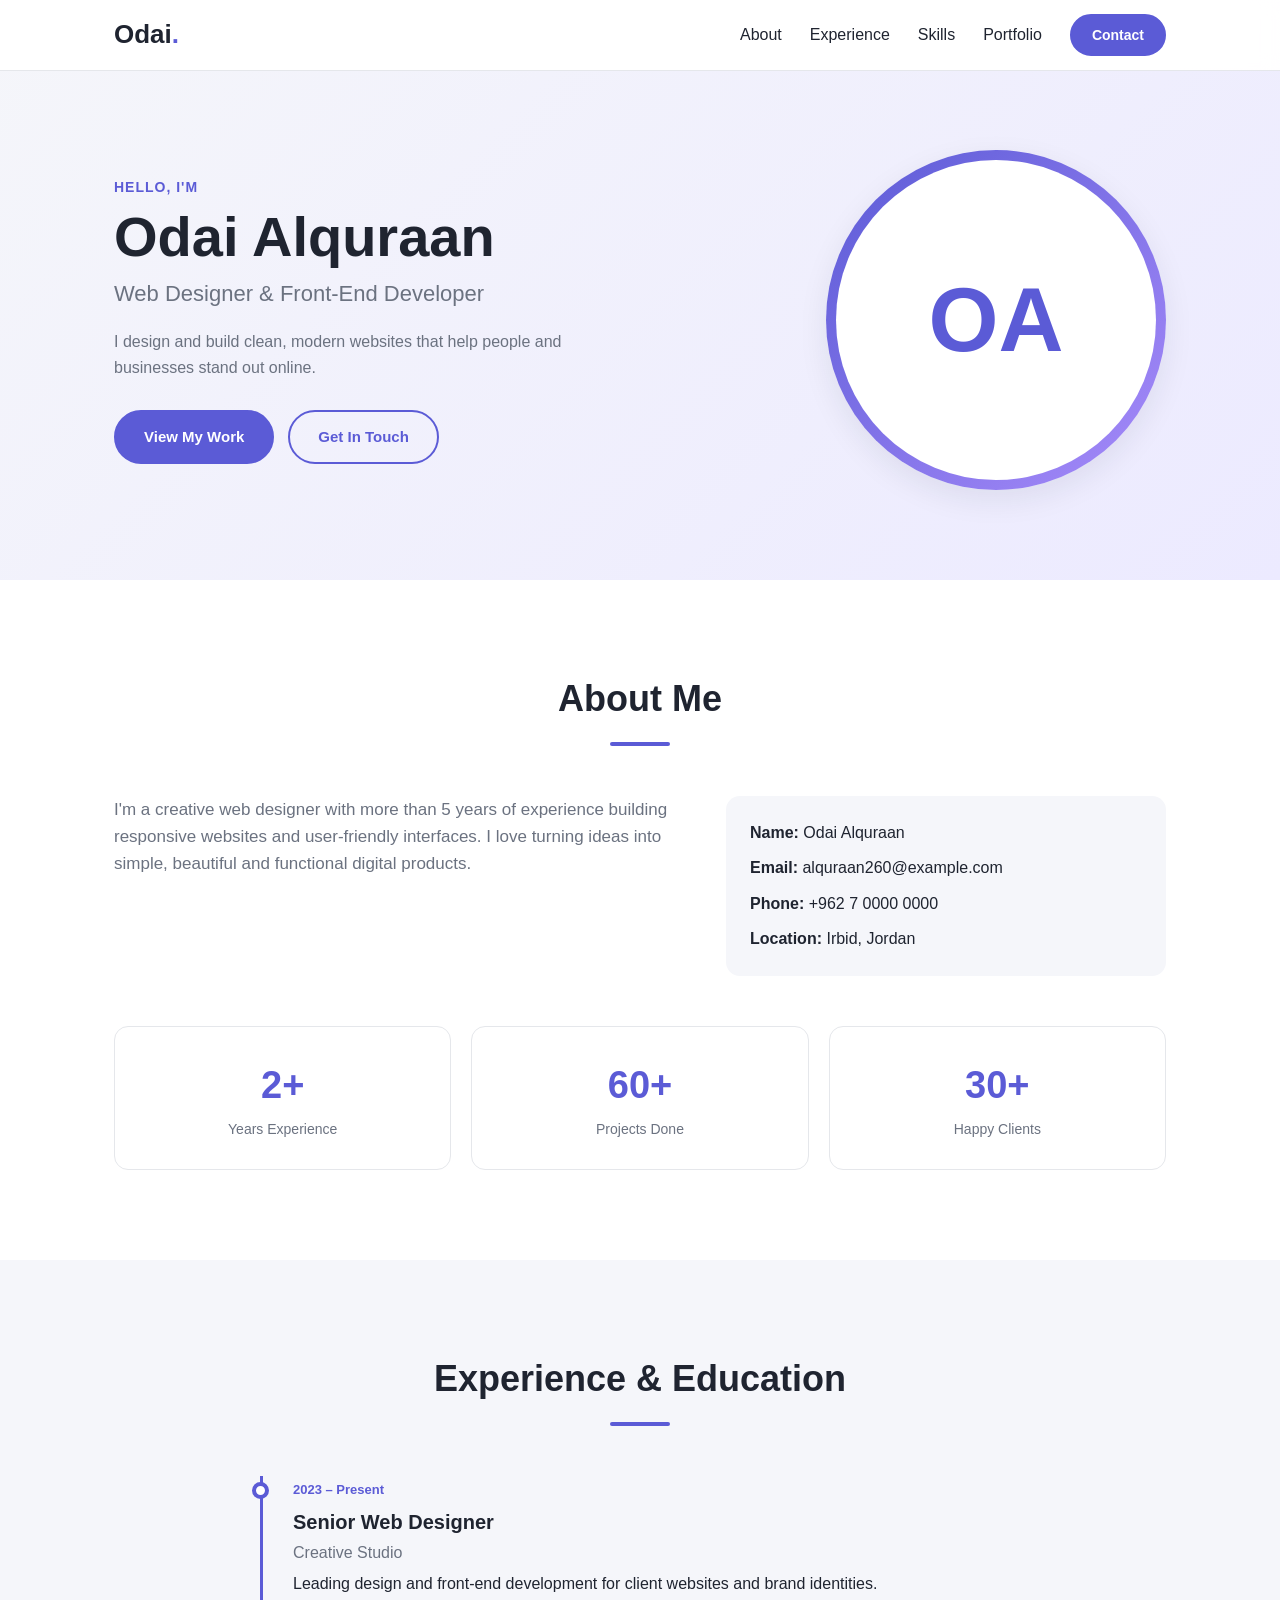
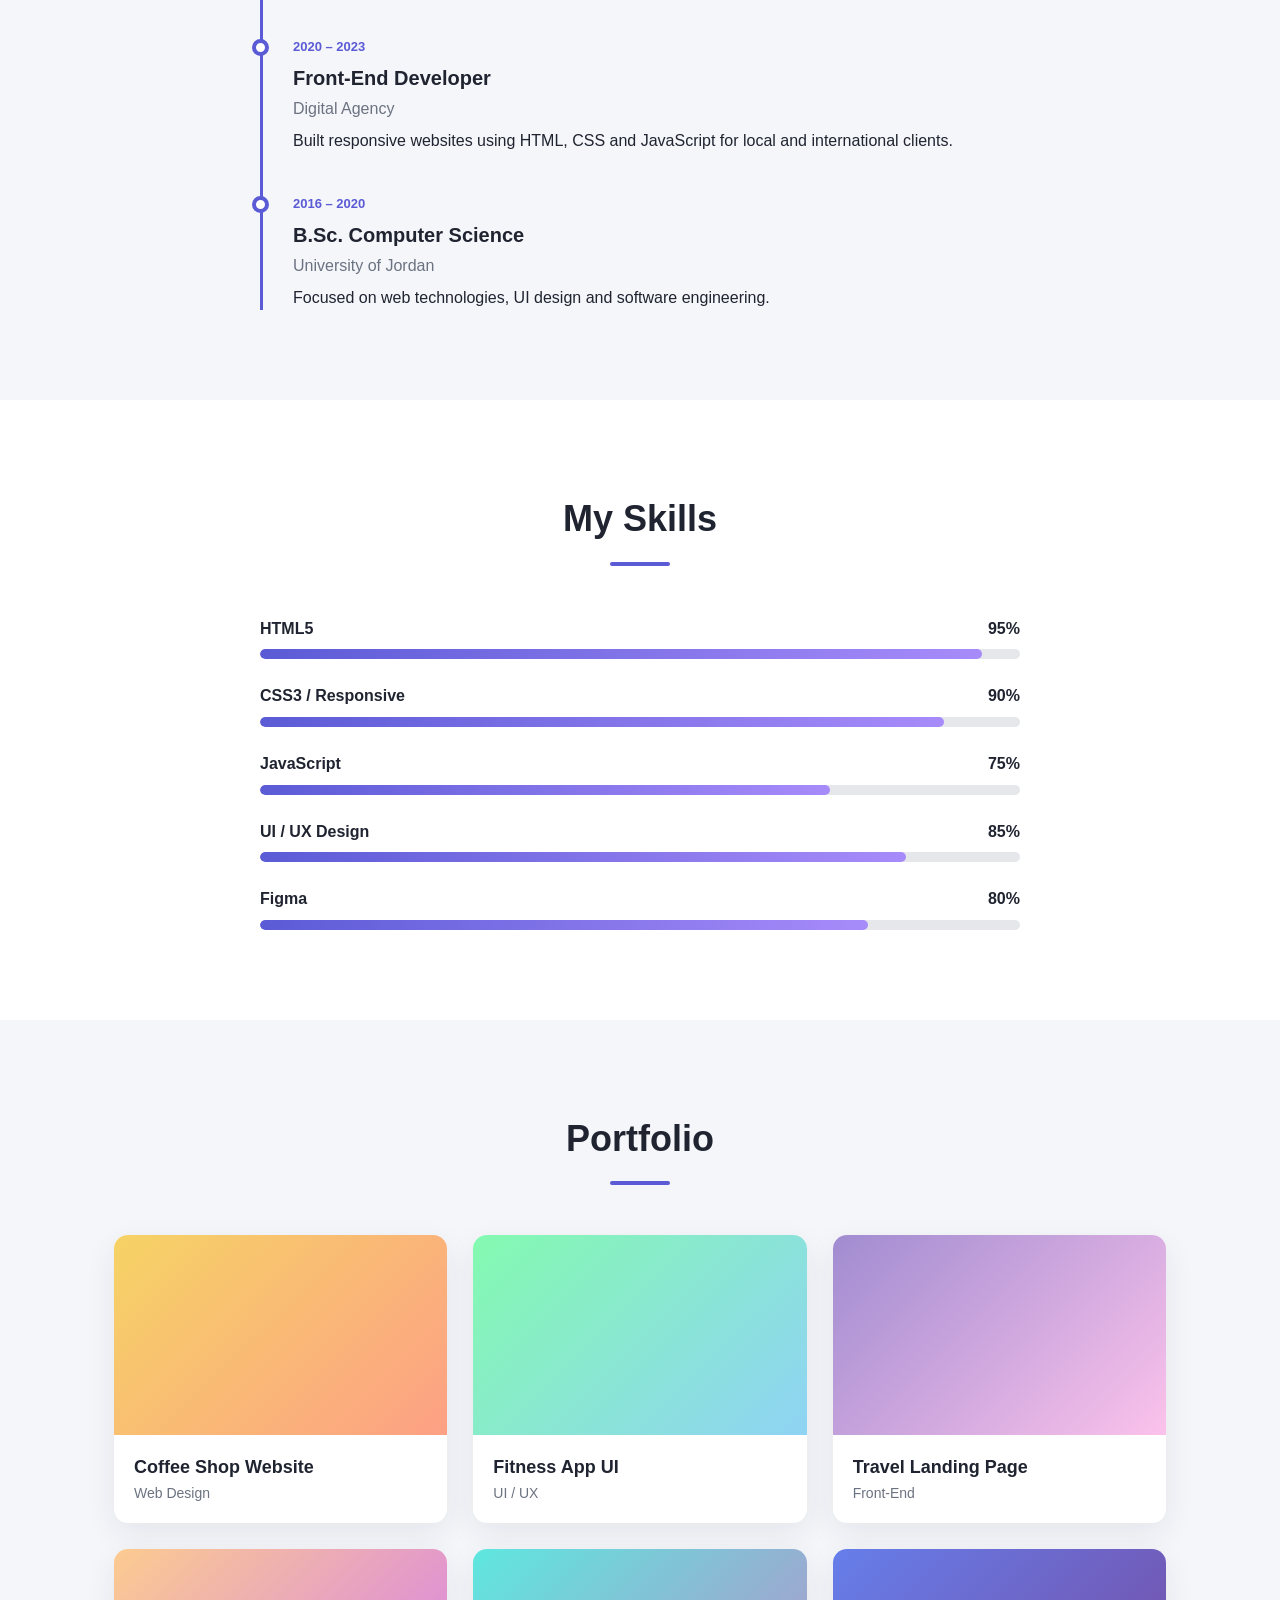
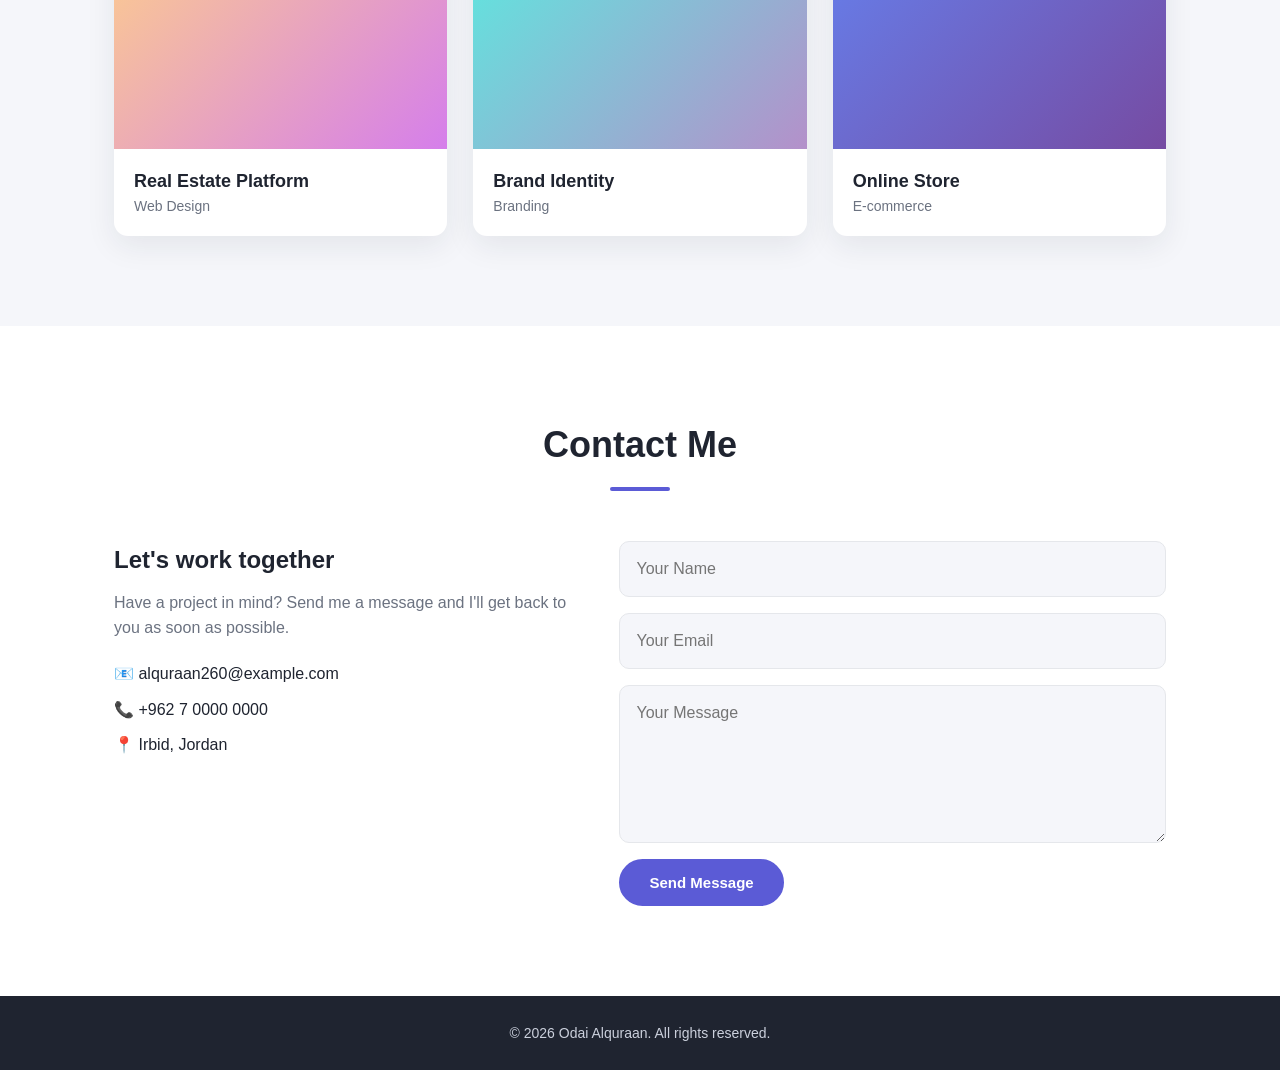
<file: index.html>
<!DOCTYPE html>
<html lang="en">
<head>
  <meta charset="UTF-8">
  <meta name="viewport" content="width=device-width, initial-scale=1.0">
  <title>Odai Alquraan | Portfolio</title>
  <link rel="stylesheet" href="style.css">
</head>
<body>

  <header class="header">
    <div class="container header__inner">
      <a href="#home" class="logo">Odai<span>.</span></a>

      <input type="checkbox" id="menu-toggle" class="menu-toggle">
      <label for="menu-toggle" class="burger" aria-label="Toggle menu">
        <span></span><span></span><span></span>
      </label>

      <nav class="nav">
        <a href="#about">About</a>
        <a href="#experience">Experience</a>
        <a href="#skills">Skills</a>
        <a href="#portfolio">Portfolio</a>
        <a href="#contact" class="btn btn--small">Contact</a>
      </nav>
    </div>
  </header>

  <main>
    <section class="hero" id="home">
      <div class="container hero__inner">
        <div class="hero__text">
          <p class="eyebrow">Hello, I'm</p>
          <h1>Odai Alquraan</h1>
          <h2>Web Designer &amp; Front-End Developer</h2>
          <p class="hero__desc">I design and build clean, modern websites that help people and businesses stand out online.</p>
          <div class="hero__buttons">
            <a href="#portfolio" class="btn">View My Work</a>
            <a href="#contact" class="btn btn--outline">Get In Touch</a>
          </div>
        </div>
        <div class="hero__photo">
          <div class="photo-frame">
            <div class="avatar">OA</div>
          </div>
        </div>
      </div>
    </section>

    <section class="section" id="about">
      <div class="container">
        <h2 class="section__title">About Me</h2>
        <div class="about">
          <p>
            I'm a creative web designer with more than 5 years of experience building
            responsive websites and user-friendly interfaces. I love turning ideas into
            simple, beautiful and functional digital products.
          </p>
          <ul class="about__info">
            <li><strong>Name:</strong> Odai Alquraan</li>
            <li><strong>Email:</strong> alquraan260@example.com</li>
            <li><strong>Phone:</strong> +962 7 0000 0000</li>
            <li><strong>Location:</strong> Irbid, Jordan</li>
          </ul>
        </div>
        <div class="stats">
          <div class="stat"><b>2+</b><span>Years Experience</span></div>
          <div class="stat"><b>60+</b><span>Projects Done</span></div>
          <div class="stat"><b>30+</b><span>Happy Clients</span></div>
        </div>
      </div>
    </section>

    <section class="section section--alt" id="experience">
      <div class="container">
        <h2 class="section__title">Experience &amp; Education</h2>
        <div class="timeline">
          <div class="timeline__item">
            <span class="timeline__date">2023 – Present</span>
            <h3>Senior Web Designer</h3>
            <p class="timeline__place">Creative Studio</p>
            <p>Leading design and front-end development for client websites and brand identities.</p>
          </div>
          <div class="timeline__item">
            <span class="timeline__date">2020 – 2023</span>
            <h3>Front-End Developer</h3>
            <p class="timeline__place">Digital Agency</p>
            <p>Built responsive websites using HTML, CSS and JavaScript for local and international clients.</p>
          </div>
          <div class="timeline__item">
            <span class="timeline__date">2016 – 2020</span>
            <h3>B.Sc. Computer Science</h3>
            <p class="timeline__place">University of Jordan</p>
            <p>Focused on web technologies, UI design and software engineering.</p>
          </div>
        </div>
      </div>
    </section>

    <section class="section" id="skills">
      <div class="container">
        <h2 class="section__title">My Skills</h2>
        <div class="skills">
          <div class="skill">
            <div class="skill__head"><span>HTML5</span><span>95%</span></div>
            <div class="skill__bar"><i style="width:95%"></i></div>
          </div>
          <div class="skill">
            <div class="skill__head"><span>CSS3 / Responsive</span><span>90%</span></div>
            <div class="skill__bar"><i style="width:90%"></i></div>
          </div>
          <div class="skill">
            <div class="skill__head"><span>JavaScript</span><span>75%</span></div>
            <div class="skill__bar"><i style="width:75%"></i></div>
          </div>
          <div class="skill">
            <div class="skill__head"><span>UI / UX Design</span><span>85%</span></div>
            <div class="skill__bar"><i style="width:85%"></i></div>
          </div>
          <div class="skill">
            <div class="skill__head"><span>Figma</span><span>80%</span></div>
            <div class="skill__bar"><i style="width:80%"></i></div>
          </div>
        </div>
      </div>
    </section>

    <section class="section section--alt" id="portfolio">
      <div class="container">
        <h2 class="section__title">Portfolio</h2>
        <div class="grid">
          <article class="card">
            <div class="card__img g1"></div>
            <div class="card__body"><h3>Coffee Shop Website</h3><p>Web Design</p></div>
          </article>
          <article class="card">
            <div class="card__img g2"></div>
            <div class="card__body"><h3>Fitness App UI</h3><p>UI / UX</p></div>
          </article>
          <article class="card">
            <div class="card__img g3"></div>
            <div class="card__body"><h3>Travel Landing Page</h3><p>Front-End</p></div>
          </article>
          <article class="card">
            <div class="card__img g4"></div>
            <div class="card__body"><h3>Real Estate Platform</h3><p>Web Design</p></div>
          </article>
          <article class="card">
            <div class="card__img g5"></div>
            <div class="card__body"><h3>Brand Identity</h3><p>Branding</p></div>
          </article>
          <article class="card">
            <div class="card__img g6"></div>
            <div class="card__body"><h3>Online Store</h3><p>E-commerce</p></div>
          </article>
        </div>
      </div>
    </section>

    <section class="section" id="contact">
      <div class="container">
        <h2 class="section__title">Contact Me</h2>
        <div class="contact">
          <div class="contact__info">
            <h3>Let's work together</h3>
            <p>Have a project in mind? Send me a message and I'll get back to you as soon as possible.</p>
            <ul>
              <li>📧 alquraan260@example.com</li>
              <li>📞 +962 7 0000 0000</li>
              <li>📍 Irbid, Jordan</li>
            </ul>
          </div>
          <form class="form" action="#" method="post">
            <input type="text" placeholder="Your Name" required>
            <input type="email" placeholder="Your Email" required>
            <textarea rows="5" placeholder="Your Message" required></textarea>
            <button type="submit" class="btn">Send Message</button>
          </form>
        </div>
      </div>
    </section>
  </main>

  <footer class="footer">
    <div class="container">
      <p>© 2026 Odai Alquraan. All rights reserved.</p>
    </div>
  </footer>

</body>
</html>
</file>
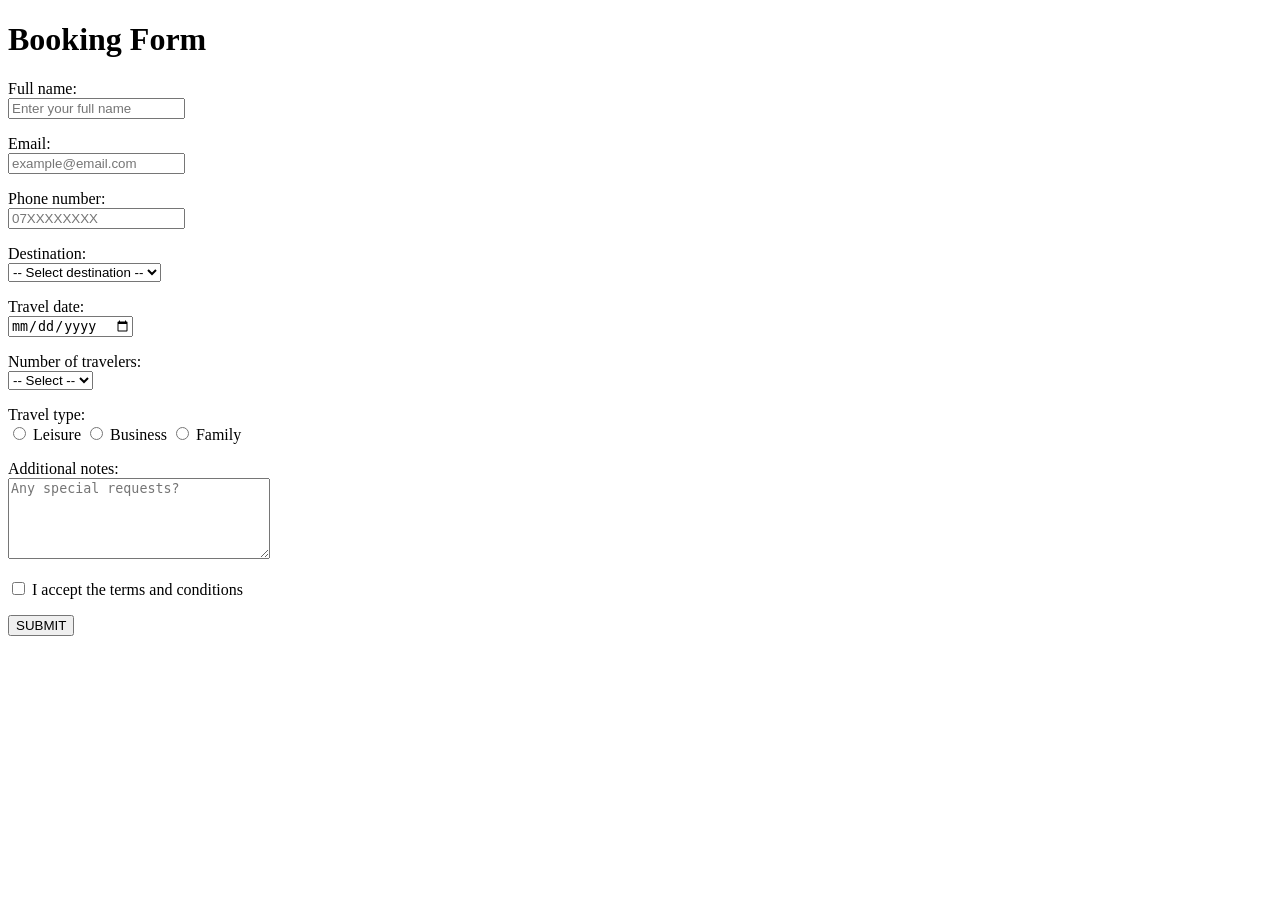
<file: Booking form.html>
<!DOCTYPE html>
<html lang="en">
<head>
<meta charset="UTF-8">
<title>Booking Form</title>
</head>
<body>

<h1>Booking Form</h1>

<form action="#" method="post">

    <p>
        <label for="fullname">Full name:</label><br>
        <input type="text" id="fullname" name="fullname" placeholder="Enter your full name" required>
    </p>

    <p>
        <label for="email">Email:</label><br>
        <input type="email" id="email" name="email" placeholder="example@email.com" required>
    </p>

    <p>
        <label for="phone">Phone number:</label><br>
        <input type="tel" id="phone" name="phone" placeholder="07XXXXXXXX" required>
    </p>

    <p>
        <label for="destination">Destination:</label><br>
        <select id="destination" name="destination" required>
            <option value="">-- Select destination --</option>
            <option value="paris">Paris</option>
            <option value="dubai">Dubai</option>
            <option value="istanbul">Istanbul</option>
            <option value="london">London</option>
            <option value="tokyo">Tokyo</option>
        </select>
    </p>

    <p>
        <label for="date">Travel date:</label><br>
        <input type="date" id="date" name="date" required>
    </p>

    <p>
        <label for="travelers">Number of travelers:</label><br>
        <select id="travelers" name="travelers" required>
            <option value="">-- Select --</option>
            <option value="1">1</option>
            <option value="2">2</option>
            <option value="3">3</option>
            <option value="4">4</option>
            <option value="5+">5 or more</option>
        </select>
    </p>

    <p>
        Travel type:<br>
        <input type="radio" id="leisure" name="traveltype" value="leisure" required>
        <label for="leisure">Leisure</label>

        <input type="radio" id="business" name="traveltype" value="business">
        <label for="business">Business</label>

        <input type="radio" id="family" name="traveltype" value="family">
        <label for="family">Family</label>
    </p>

    <p>
        <label for="notes">Additional notes:</label><br>
        <textarea id="notes" name="notes" rows="5" cols="30" placeholder="Any special requests?"></textarea>
    </p>

    <p>
        <input type="checkbox" id="terms" name="terms" required>
        <label for="terms">I accept the terms and conditions</label>
    </p>

    <p>
        <button type="submit">SUBMIT</button>
    </p>

</form>

</body>
</html>
</file>
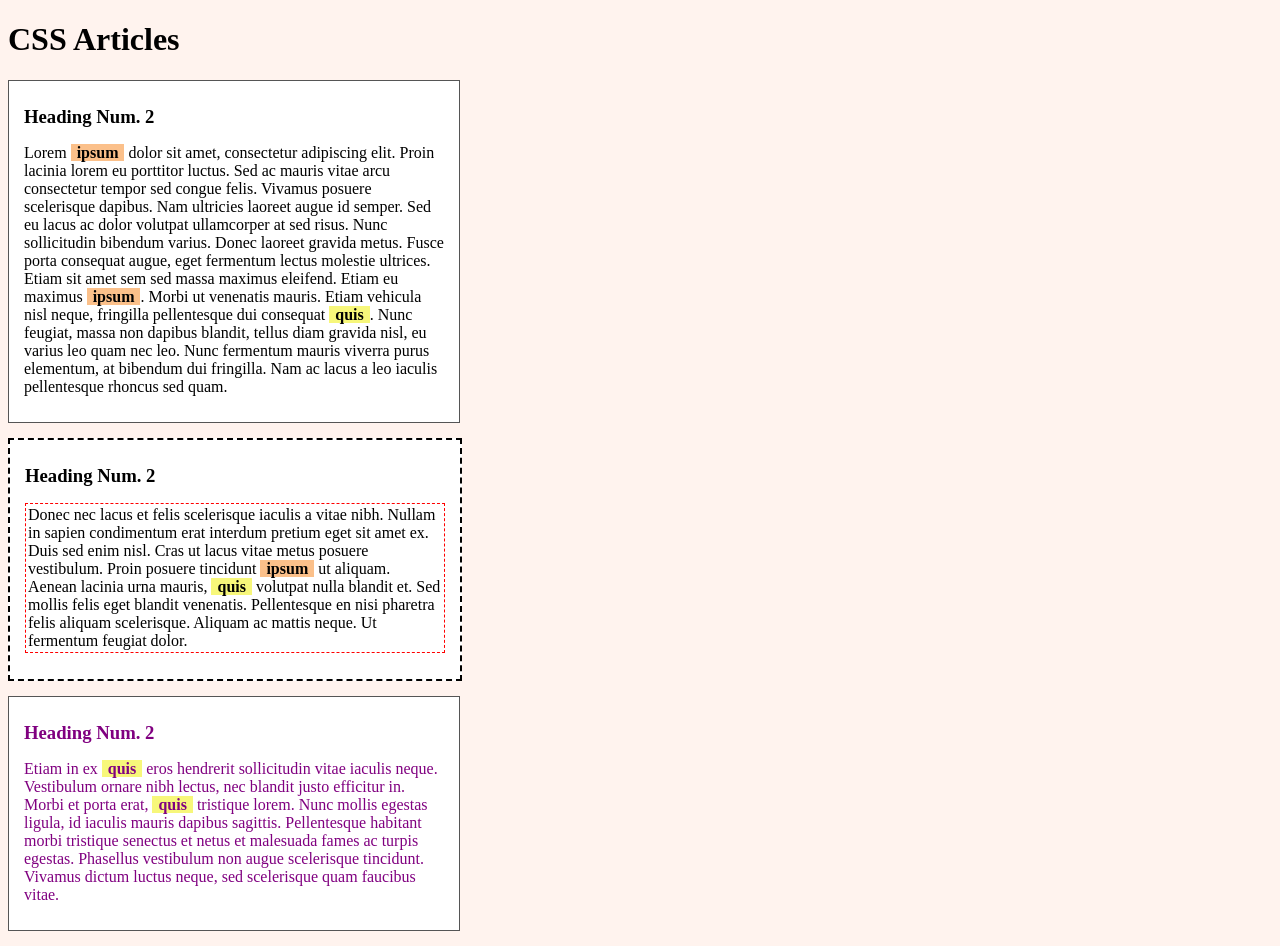
<file: Css articles.html>
<!DOCTYPE html>
<html lang="en">
<head>
<meta charset="UTF-8">
<title>Css articles</title>
<style>
    body {
        background-color: #fff3ee;
        font-family: "Times New Roman", serif;
    }

    article {
        width: 420px;
        border: 1px solid #555;
        padding: 10px 15px;
        margin-bottom: 15px;
        background-color: #fff;
    }

    article h3 {
        margin: 15px 0;
    }

    .orange {
        background-color: #fbc08a;
        font-weight: bold;
        padding: 0 6px;
    }

    .yellow {
        background-color: #f7f77a;
        font-weight: bold;
        padding: 0 6px;
    }

    .dashed-box {
        border: 2px dashed black;
    }

    .dashed-box p {
        border: 1px dashed red;
        padding: 2px;
    }

    .purple {
        color: purple;
    }
</style>
</head>
<body>

<h1>CSS Articles</h1>

<article>
    <h3>Heading Num. 2</h3>
    <p>
        Lorem <span class="orange">ipsum</span> dolor sit amet, consectetur adipiscing elit.
        Proin lacinia lorem eu porttitor luctus. Sed ac mauris vitae arcu consectetur tempor
        sed congue felis. Vivamus posuere scelerisque dapibus. Nam ultricies laoreet augue id
        semper. Sed eu lacus ac dolor volutpat ullamcorper at sed risus. Nunc sollicitudin
        bibendum varius. Donec laoreet gravida metus. Fusce porta consequat augue, eget
        fermentum lectus molestie ultrices. Etiam sit amet sem sed massa maximus eleifend.
        Etiam eu maximus <span class="orange">ipsum</span>. Morbi ut venenatis mauris. Etiam
        vehicula nisl neque, fringilla pellentesque dui consequat <span class="yellow">quis</span>.
        Nunc feugiat, massa non dapibus blandit, tellus diam gravida nisl, eu varius leo quam
        nec leo. Nunc fermentum mauris viverra purus elementum, at bibendum dui fringilla.
        Nam ac lacus a leo iaculis pellentesque rhoncus sed quam.
    </p>
</article>

<article class="dashed-box">
    <h3>Heading Num. 2</h3>
    <p>
        Donec nec lacus et felis scelerisque iaculis a vitae nibh. Nullam in sapien condimentum
        erat interdum pretium eget sit amet ex. Duis sed enim nisl. Cras ut lacus vitae metus
        posuere vestibulum. Proin posuere tincidunt <span class="orange">ipsum</span> ut aliquam.
        Aenean lacinia urna mauris, <span class="yellow">quis</span> volutpat nulla blandit et.
        Sed mollis felis eget blandit venenatis. Pellentesque en nisi pharetra felis aliquam
        scelerisque. Aliquam ac mattis neque. Ut fermentum feugiat dolor.
    </p>
</article>

<article class="purple">
    <h3>Heading Num. 2</h3>
    <p>
        Etiam in ex <span class="yellow">quis</span> eros hendrerit sollicitudin vitae iaculis
        neque. Vestibulum ornare nibh lectus, nec blandit justo efficitur in. Morbi et porta
        erat, <span class="yellow">quis</span> tristique lorem. Nunc mollis egestas ligula, id
        iaculis mauris dapibus sagittis. Pellentesque habitant morbi tristique senectus et netus
        et malesuada fames ac turpis egestas. Phasellus vestibulum non augue scelerisque
        tincidunt. Vivamus dictum luctus neque, sed scelerisque quam faucibus vitae.
    </p>
</article>

</body>
</html>
</file>
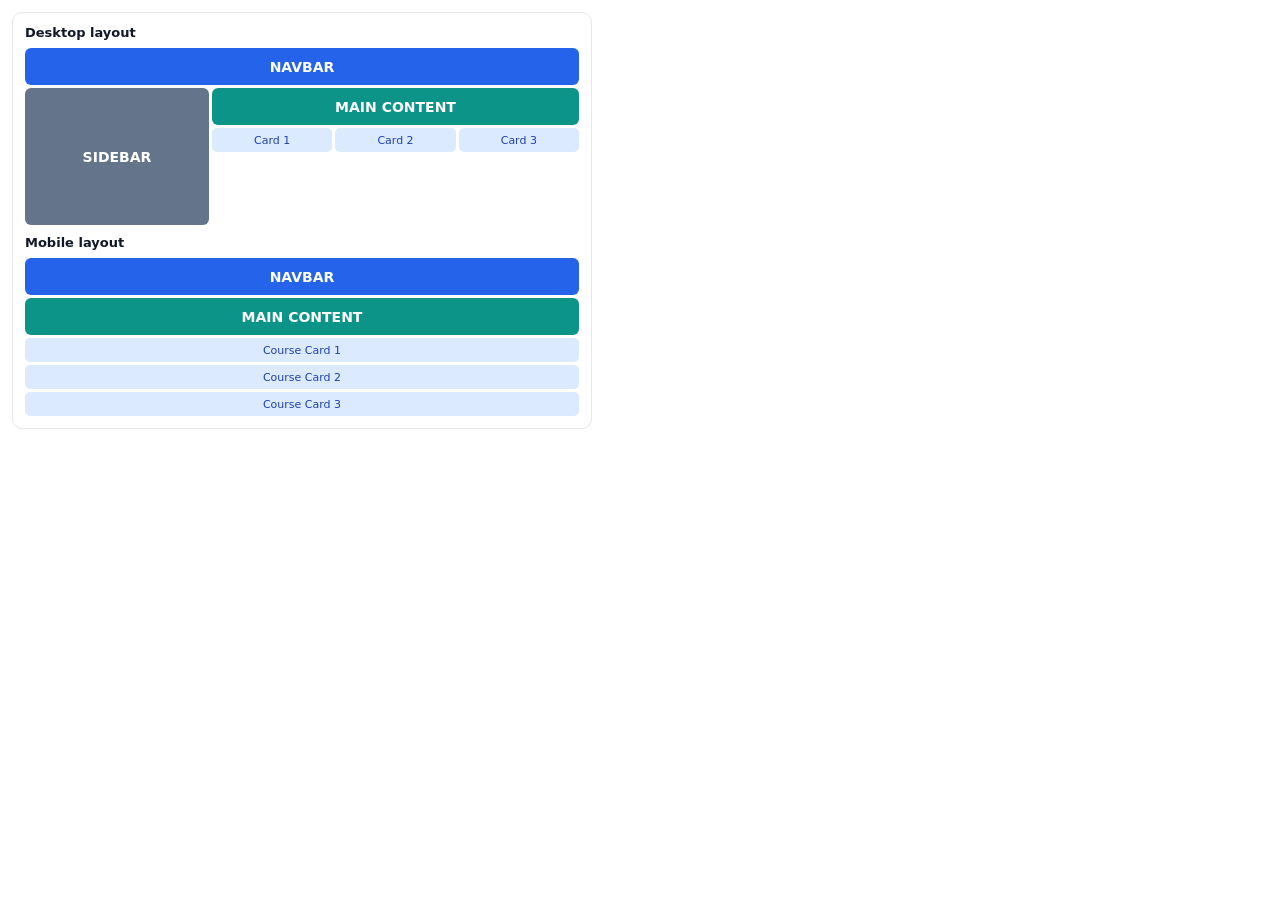
<file: Desktop and Mobile Layout.html>
<!DOCTYPE html>
<html lang="en">
<head>
  <meta charset="UTF-8">
  <meta name="viewport" content="width=device-width, initial-scale=1.0">
  <title>Desktop and Mobile Layout</title>
  <style>
    * { box-sizing: border-box; margin: 0; padding: 0; }

    body {
      font-family: system-ui, -apple-system, "Segoe UI", sans-serif;
      background: #fff;
      padding: 12px;
    }

    .wrapper {
      max-width: 580px;
      border: 1px solid #e5e7eb;
      border-radius: 10px;
      padding: 12px;
    }

    h3 {
      font-size: 13px;
      font-weight: 600;
      color: #111827;
      margin-bottom: 8px;
    }
    h3.second { margin-top: 10px; }

    .box {
      display: flex;
      align-items: center;
      justify-content: center;
      text-align: center;
      border-radius: 6px;
      color: #fff;
      font-weight: 700;
      font-size: 14px;
    }

    .navbar  { background: #2563eb; height: 37px; }
    .main    { background: #0d9488; height: 37px; }
    .sidebar { background: #64748b; }

    .card {
      background: #dbeafe;
      color: #1e40af;
      font-size: 11px;
      font-weight: 400;
      height: 24px;
      border-radius: 5px;
    }

    .desktop {
      display: grid;
      grid-template-columns: 184px 1fr;
      grid-template-rows: 37px 37px 24px 1fr;
      gap: 3px;
      height: 177px;
    }
    .desktop .navbar  { grid-column: 1 / 3; grid-row: 1; }
    .desktop .sidebar { grid-column: 1;     grid-row: 2 / 5; }
    .desktop .main    { grid-column: 2;     grid-row: 2; }
    .desktop .cards {
      grid-column: 2;
      grid-row: 3;
      display: grid;
      grid-template-columns: repeat(3, 1fr);
      gap: 3px;
    }

    .mobile {
      display: flex;
      flex-direction: column;
      gap: 3px;
    }
  </style>
</head>
<body>

  <div class="wrapper">

    <h3>Desktop layout</h3>
    <div class="desktop">
      <div class="box navbar">NAVBAR</div>
      <div class="box sidebar">SIDEBAR</div>
      <div class="box main">MAIN CONTENT</div>
      <div class="cards">
        <div class="box card">Card 1</div>
        <div class="box card">Card 2</div>
        <div class="box card">Card 3</div>
      </div>
    </div>

    <h3 class="second">Mobile layout</h3>
    <div class="mobile">
      <div class="box navbar">NAVBAR</div>
      <div class="box main">MAIN CONTENT</div>
      <div class="box card">Course Card 1</div>
      <div class="box card">Course Card 2</div>
      <div class="box card">Course Card 3</div>
    </div>

  </div>

</body>
</html>
</file>
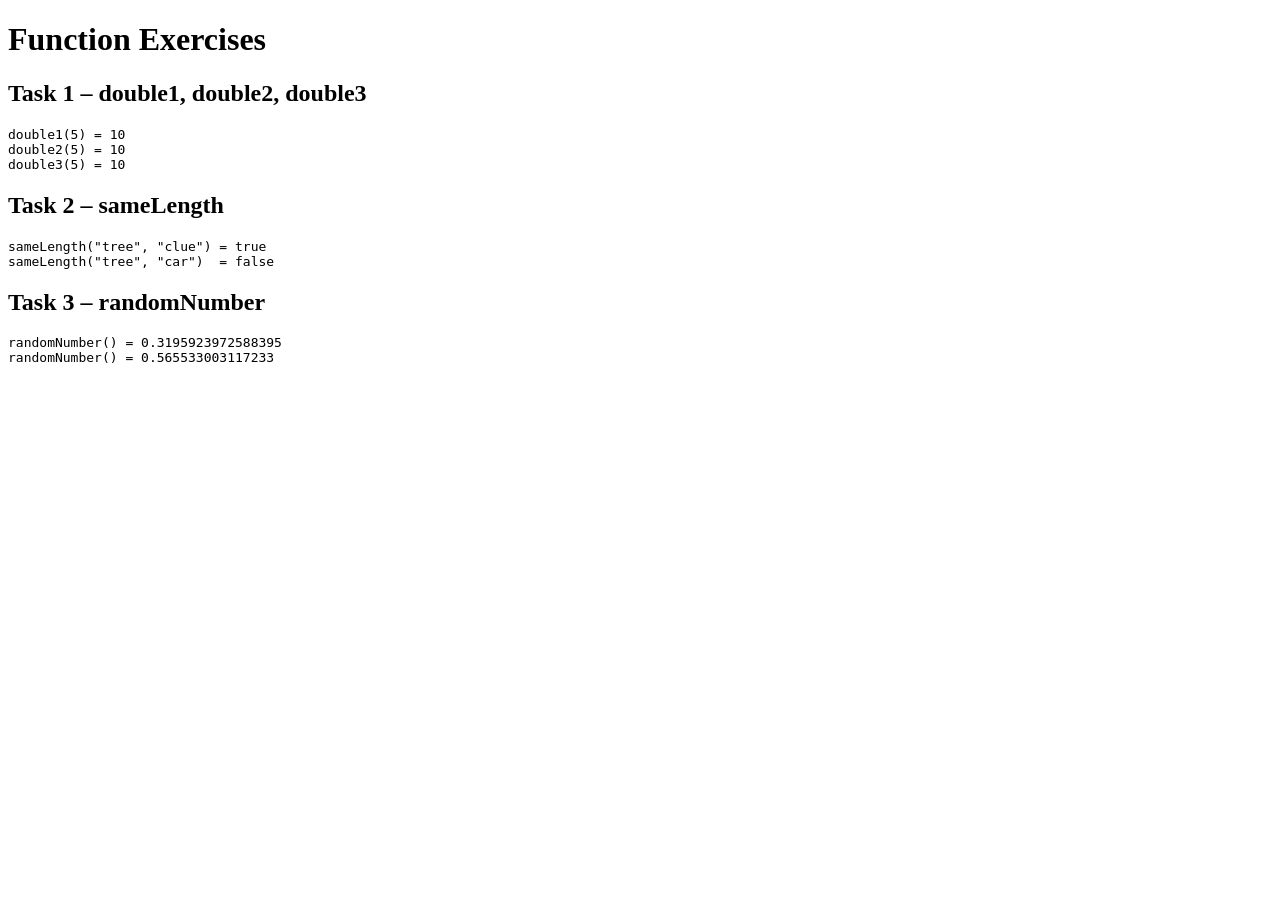
<file: Exercises on Functions in JavaScript.html>
<!DOCTYPE html>
<html lang="en">
<head>
  <meta charset="UTF-8">
  <meta name="viewport" content="width=device-width, initial-scale=1.0">
  <title>Exercises on Functions in JavaScript</title>
  
</head>
<body>

  <h1>Function Exercises</h1>

  <h2>Task 1 – double1, double2, double3</h2>
  <pre id="task1"></pre>

  <h2>Task 2 – sameLength</h2>
  <pre id="task2"></pre>

  <h2>Task 3 – randomNumber</h2>
  <pre id="task3"></pre>

  <script>
    
    function double1(x) {
      return 2 * x;
    }

   
    function double2(x) {
      return 2 * x;
    }

  
    function double3(x) {
      return 2 * x;
    }

    
    function sameLength(a, b) {
      return a.length === b.length;
    }

    
    function randomNumber() {
      return Math.random();
    }

    
    document.getElementById("task1").textContent =
      "double1(5) = " + double1(5) + "\n" +
      "double2(5) = " + double2(5) + "\n" +
      "double3(5) = " + double3(5);

    document.getElementById("task2").textContent =
      'sameLength("tree", "clue") = ' + sameLength("tree", "clue") + "\n" +
      'sameLength("tree", "car")  = ' + sameLength("tree", "car");

    document.getElementById("task3").textContent =
      "randomNumber() = " + randomNumber() + "\n" +
      "randomNumber() = " + randomNumber();
  </script>

</body>
</html>
</file>
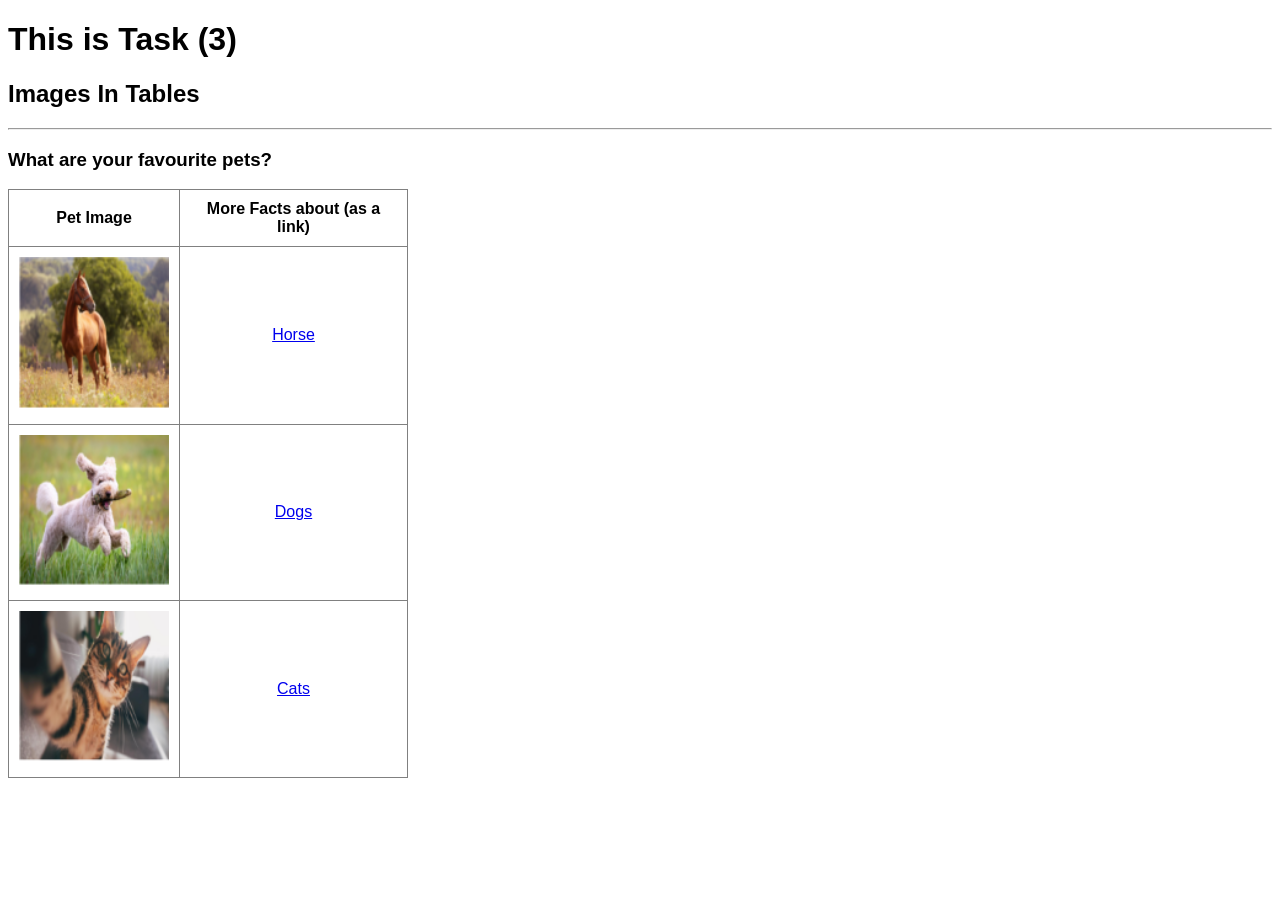
<file: Images In Tables.html>
<!DOCTYPE html>
<html lang="en">
<head>
<meta charset="UTF-8">
<title>Task 3 - Images In Tables</title>
<style>
    body {
        font-family: Arial, sans-serif;
    }
    table {
        border-collapse: collapse;
        width: 400px;
    }
    th, td {
        border: 1px solid gray;
        padding: 10px;
        text-align: center;
    }
    img {
        width: 150px;
        height: auto;
    }
</style>
</head>
<body>

<h1>This is Task (3)</h1>
<h2>Images In Tables</h2>
<hr>
<h3>What are your favourite pets?</h3>

<table>
    <tr>
        <th>Pet Image</th>
        <th>More Facts about (as a link)</th>
    </tr>
    <tr>
        <td><img src="horse.png" alt="horse"></td>
        <td><a href="https://en.wikipedia.org/wiki/Horse">Horse</a></td>
    </tr>
    <tr>
        <td><img src="dog.png" alt="dog"></td>
        <td><a href="https://en.wikipedia.org/wiki/Dog">Dogs</a></td>
    </tr>
    <tr>
        <td><img src="cat.png" alt="cat"></td>
        <td><a href="https://en.wikipedia.org/wiki/Cat">Cats</a></td>
    </tr>
</table>

</body>
</html>
</file>
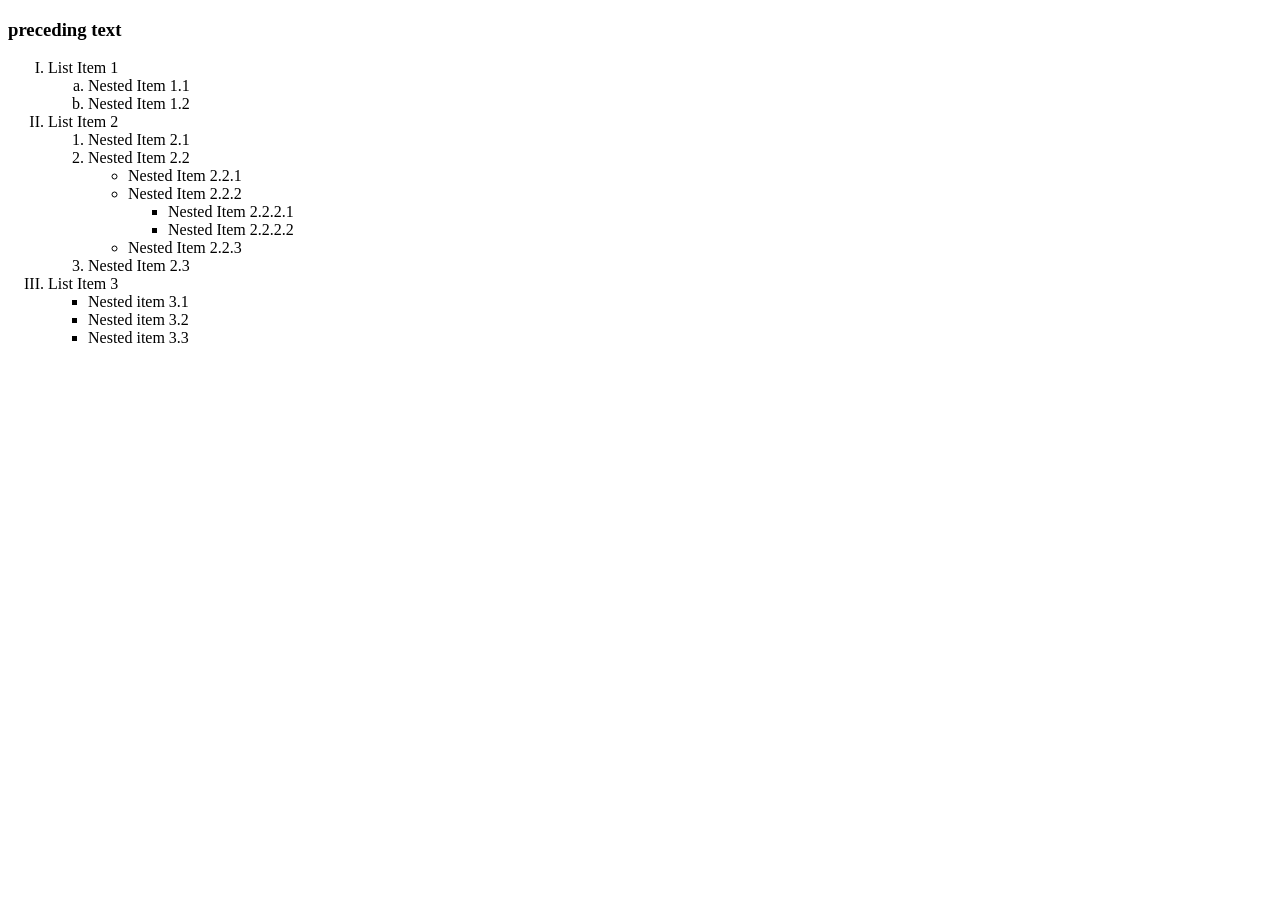
<file: Nested Lists.html>
<!DOCTYPE html>
<html lang="en">
<head>
<meta charset="UTF-8">
<title>Nested Lists</title>
</head>
<body>

<h3>preceding text</h3>

<ol type="I">
    <li>List Item 1
        <ol type="a">
            <li>Nested Item 1.1</li>
            <li>Nested Item 1.2</li>
        </ol>
    </li>

    <li>List Item 2
        <ol type="1">
            <li>Nested Item 2.1</li>
            <li>Nested Item 2.2
                <ul type="circle">
                    <li>Nested Item 2.2.1</li>
                    <li>Nested Item 2.2.2
                        <ul type="square">
                            <li>Nested Item 2.2.2.1</li>
                            <li>Nested Item 2.2.2.2</li>
                        </ul>
                    </li>
                    <li>Nested Item 2.2.3</li>
                </ul>
            </li>
            <li>Nested Item 2.3</li>
        </ol>
    </li>

    <li>List Item 3
        <ul type="square">
            <li>Nested item 3.1</li>
            <li>Nested item 3.2</li>
            <li>Nested item 3.3</li>
        </ul>
    </li>
</ol>

</body>
</html>
</file>
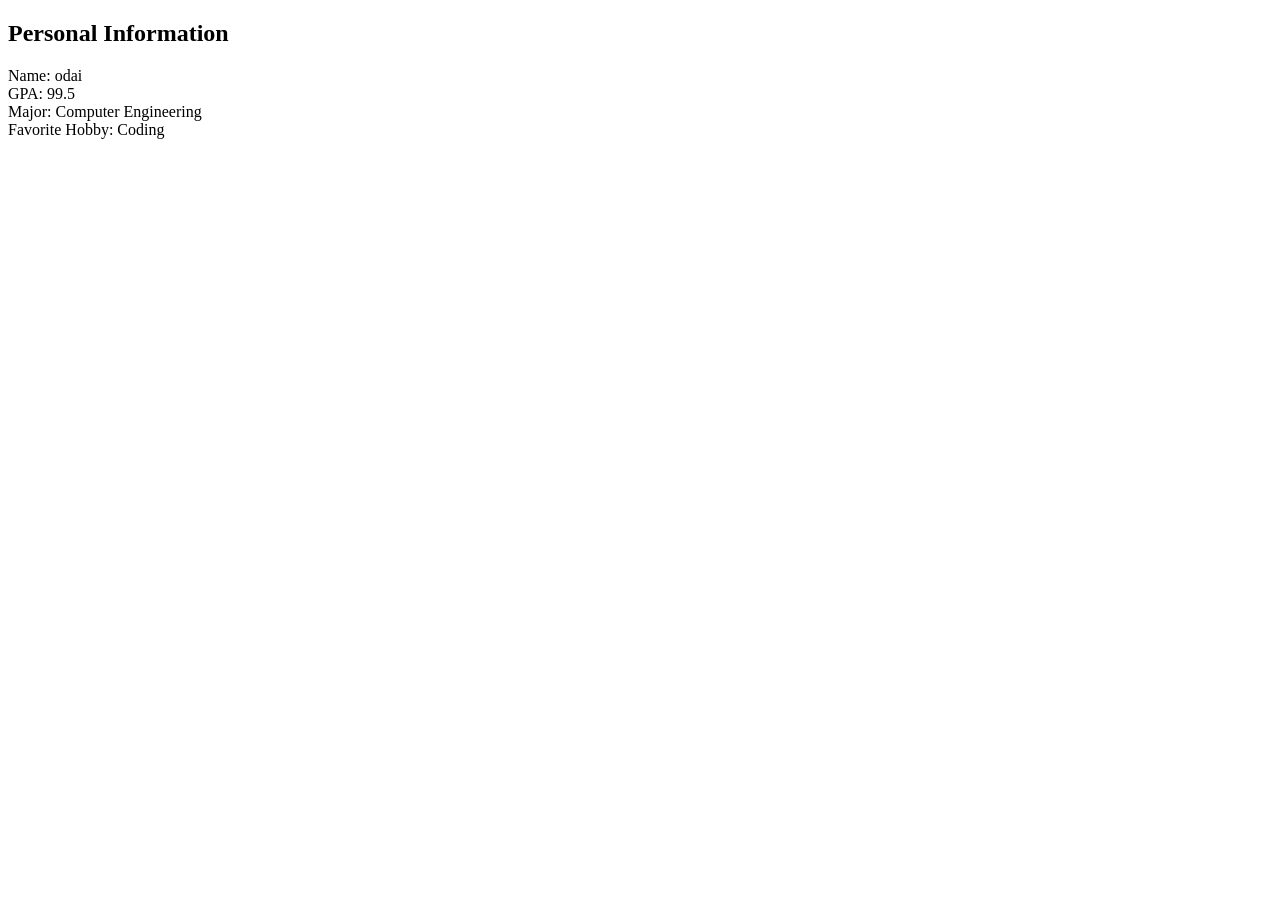
<file: Personal Information.html>
<!DOCTYPE html>
<html lang="en">
<head>
  <meta charset="UTF-8">
  <title>Personal Information</title>
</head>
<body>
  <script>
    let name;
    let gpa;
    let major;
    let favoriteHobby;

    name = "odai";
    gpa = 99.5;
    major = "Computer Engineering";
    favoriteHobby = "Coding";

    
    alert("Name: " + name + "\nGPA: " + gpa + "\nMajor: " + major + "\nFavorite Hobby: " + favoriteHobby);

    console.log("Name: " + name);
    console.log("GPA: " + gpa);
    console.log("Major: " + major);
    console.log("Favorite Hobby: " + favoriteHobby);

    document.write("<h2>Personal Information</h2>");
    document.write("Name: " + name + "<br>");
    document.write("GPA: " + gpa + "<br>");
    document.write("Major: " + major + "<br>");
    document.write("Favorite Hobby: " + favoriteHobby + "<br>");
  </script>
</body>
</html>
</file>
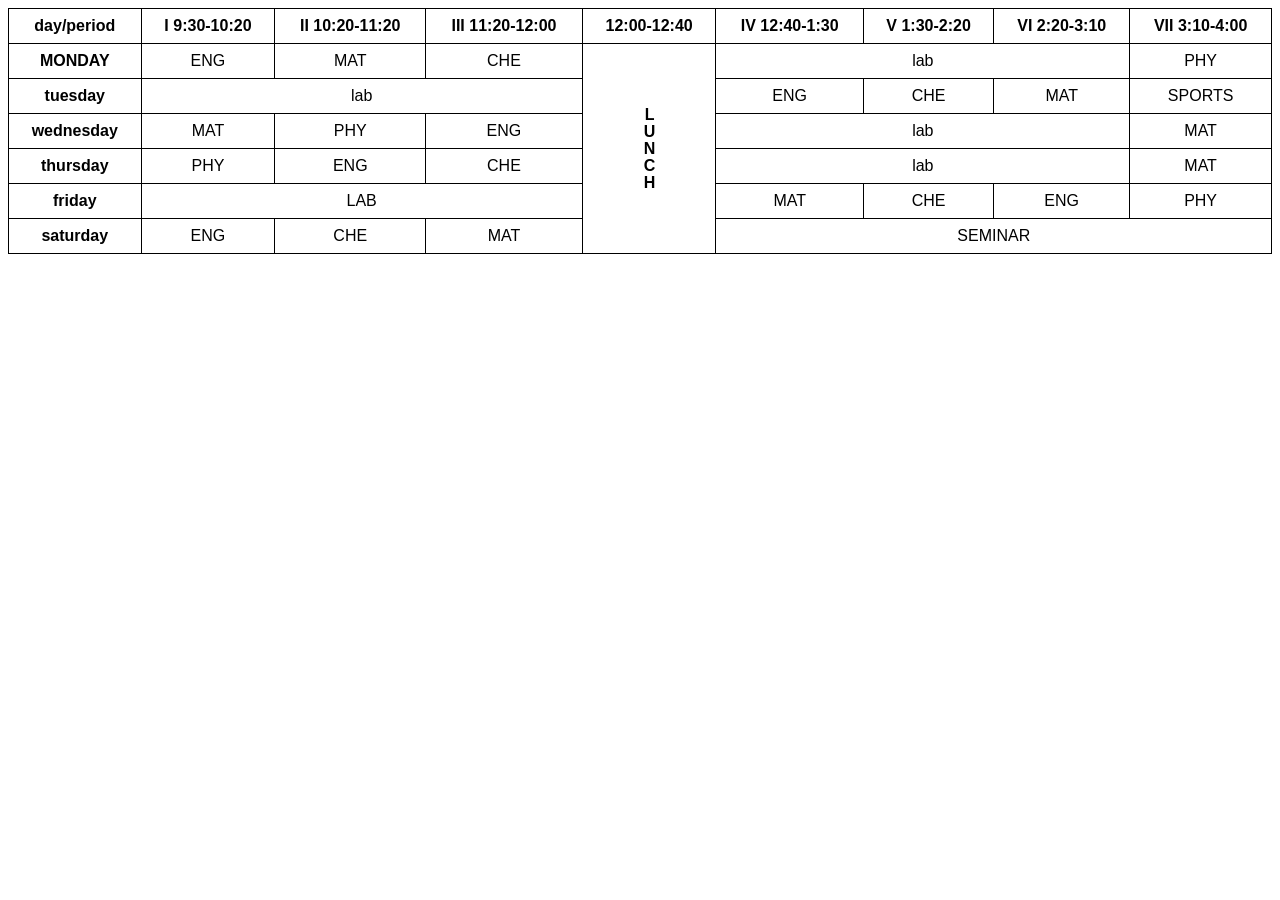
<file: Schedule.html>
<!DOCTYPE html>
<html lang="en">
<head>
<meta charset="UTF-8">
<title>Weekly Schedule</title>
<style>
    table {
        border-collapse: collapse;
        width: 100%;
        text-align: center;
        font-family: Arial, sans-serif;
    }
    th, td {
        border: 1px solid black;
        padding: 8px;
    }
    .lunch {
        writing-mode: vertical-rl;
        text-orientation: upright;
        font-weight: bold;
    }
</style>
</head>
<body>

<table>
    <tr>
        <th>day/period</th>
        <th>I 9:30-10:20</th>
        <th>II 10:20-11:20</th>
        <th>III 11:20-12:00</th>
        <th>12:00-12:40</th>
        <th>IV 12:40-1:30</th>
        <th>V 1:30-2:20</th>
        <th>VI 2:20-3:10</th>
        <th>VII 3:10-4:00</th>
    </tr>

    <tr>
        <th>MONDAY</th>
        <td>ENG</td>
        <td>MAT</td>
        <td>CHE</td>
        <td rowspan="6" class="lunch">LUNCH</td>
        <td colspan="3">lab</td>
        <td>PHY</td>
    </tr>

    <tr>
        <th>tuesday</th>
        <td colspan="3">lab</td>
        <td>ENG</td>
        <td>CHE</td>
        <td>MAT</td>
        <td>SPORTS</td>
    </tr>

    <tr>
        <th>wednesday</th>
        <td>MAT</td>
        <td>PHY</td>
        <td>ENG</td>
        <td colspan="3">lab</td>
        <td>MAT</td>
    </tr>

    <tr>
        <th>thursday</th>
        <td>PHY</td>
        <td>ENG</td>
        <td>CHE</td>
        <td colspan="3">lab</td>
        <td>MAT</td>
    </tr>

    <tr>
        <th>friday</th>
        <td colspan="3">LAB</td>
        <td>MAT</td>
        <td>CHE</td>
        <td>ENG</td>
        <td>PHY</td>
    </tr>

    <tr>
        <th>saturday</th>
        <td>ENG</td>
        <td>CHE</td>
        <td>MAT</td>
        <td colspan="4">SEMINAR</td>
    </tr>

</table>

</body>
</html>
</file>
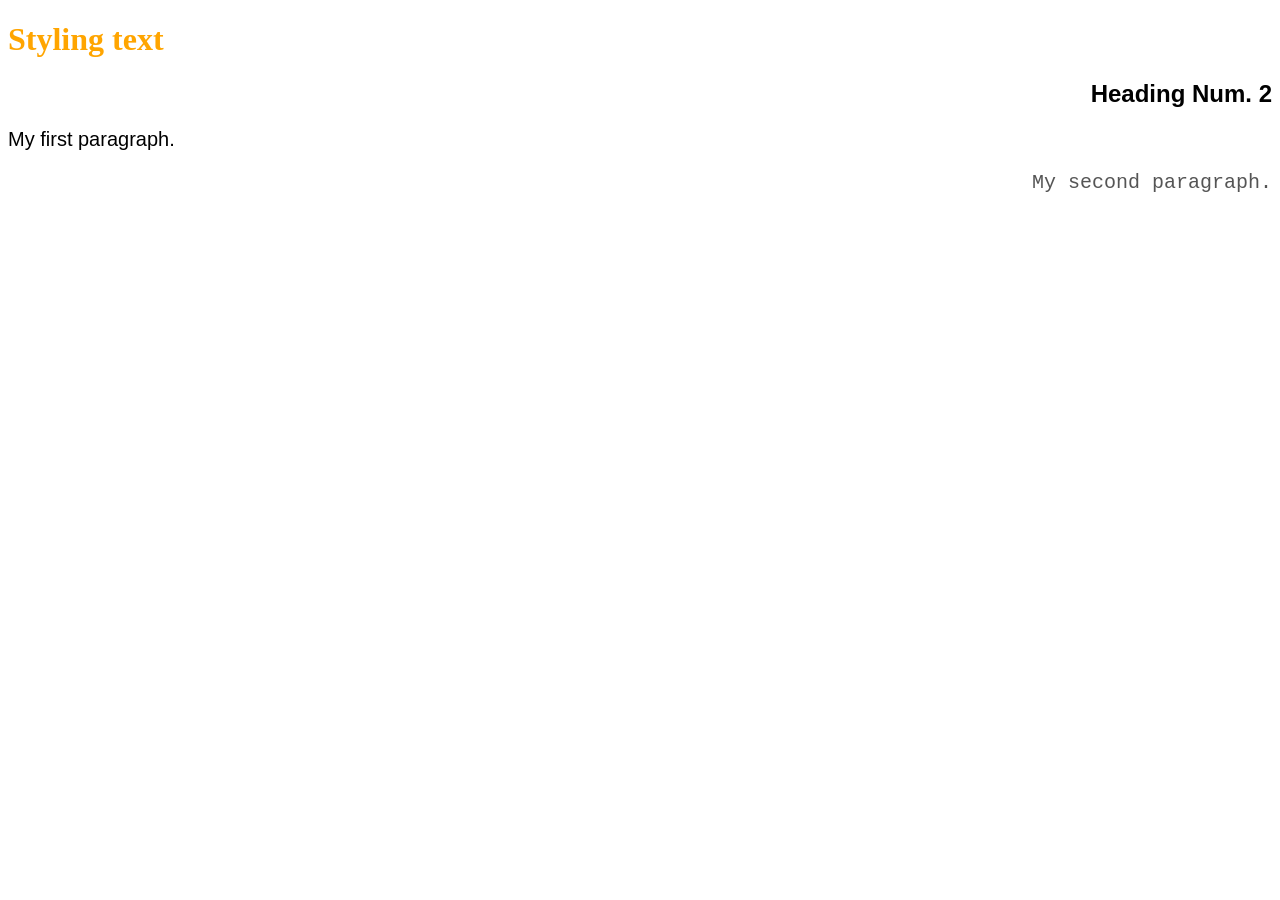
<file: Styling text.html>
<!DOCTYPE html>
<html lang="en">
<head>
<meta charset="UTF-8">
<title>Styling text</title>
<style>
    h1 {
        color: orange;
        font-family: Garamond, "Times New Roman", serif;
    }

    h2 {
        font-family: Verdana, sans-serif;
        text-align: right;
    }

    p {
        font-family: Verdana, sans-serif;
        font-size: 20px;
    }

    
    .second {
        font-family: "Courier New", monospace;
        color: #555;
        text-align: right;
    }
</style>
</head>
<body>

<h1>Styling text</h1>

<h2>Heading Num. 2</h2>

<p>My first paragraph.</p>

<p class="second">My second paragraph.</p>

</body>
</html>
</file>
<file: style.css>
*, *::before, *::after { box-sizing: border-box; margin: 0; padding: 0; }

:root {
  --bg: #ffffff;
  --bg-alt: #f5f6fa;
  --text: #1f2430;
  --muted: #6b7280;
  --accent: #5b5bd6;
  --accent-dark: #4343b5;
  --border: #e5e7eb;
  --radius: 14px;
  --shadow: 0 10px 30px rgba(31, 36, 48, .08);
}

html { scroll-behavior: smooth; scroll-padding-top: 70px; }

body {
  font-family: "Segoe UI", Roboto, Helvetica, Arial, sans-serif;
  color: var(--text);
  background: var(--bg);
  line-height: 1.6;
}

a { color: inherit; text-decoration: none; }
ul { list-style: none; }

.container { width: 100%; max-width: 1100px; margin: 0 auto; padding: 0 24px; }

.btn {
  display: inline-block;
  padding: 13px 28px;
  background: var(--accent);
  color: #fff;
  border: 2px solid var(--accent);
  border-radius: 50px;
  font-size: 15px;
  font-weight: 600;
  cursor: pointer;
  transition: .25s;
}
.btn:hover { background: var(--accent-dark); border-color: var(--accent-dark); transform: translateY(-2px); }
.btn--outline { background: transparent; color: var(--accent); }
.btn--outline:hover { color: #fff; }
.btn--small { padding: 8px 20px; font-size: 14px; }

.header {
  position: fixed; top: 0; left: 0; right: 0;
  background: rgba(255, 255, 255, .95);
  backdrop-filter: blur(8px);
  border-bottom: 1px solid var(--border);
  z-index: 100;
}
.header__inner { display: flex; align-items: center; justify-content: space-between; height: 70px; }
.logo { font-size: 26px; font-weight: 800; }
.logo span { color: var(--accent); }

.nav { display: flex; align-items: center; gap: 28px; font-weight: 500; }
.nav a:not(.btn):hover { color: var(--accent); }

.menu-toggle { display: none; }
.burger { display: none; cursor: pointer; flex-direction: column; gap: 5px; padding: 6px; }
.burger span { width: 26px; height: 3px; background: var(--text); border-radius: 3px; transition: .3s; }

.hero { padding: 150px 0 90px; background: linear-gradient(135deg, #f5f6fa 0%, #eceaff 100%); }
.hero__inner { display: flex; align-items: center; justify-content: space-between; gap: 40px; }
.hero__text { flex: 1; }
.eyebrow { color: var(--accent); font-weight: 600; letter-spacing: 1px; text-transform: uppercase; font-size: 14px; }
.hero h1 { font-size: 56px; line-height: 1.1; margin: 8px 0; }
.hero h2 { font-size: 22px; font-weight: 500; color: var(--muted); margin-bottom: 18px; }
.hero__desc { max-width: 480px; color: var(--muted); margin-bottom: 30px; }
.hero__buttons { display: flex; gap: 14px; flex-wrap: wrap; }

.hero__photo { flex: 0 0 auto; }
.photo-frame {
  width: 340px; height: 340px; border-radius: 50%;
  padding: 10px;
  background: linear-gradient(135deg, var(--accent), #a78bfa);
  box-shadow: var(--shadow);
}
.avatar {
  width: 100%; height: 100%; border-radius: 50%;
  background: #fff;
  display: flex; align-items: center; justify-content: center;
  font-size: 90px; font-weight: 800; color: var(--accent);
}

.section { padding: 90px 0; }
.section--alt { background: var(--bg-alt); }
.section__title { font-size: 36px; text-align: center; margin-bottom: 50px; position: relative; }
.section__title::after {
  content: ""; display: block; width: 60px; height: 4px;
  background: var(--accent); border-radius: 4px; margin: 14px auto 0;
}

.about { display: grid; grid-template-columns: 1.3fr 1fr; gap: 40px; align-items: start; }
.about p { color: var(--muted); font-size: 17px; }
.about__info { background: var(--bg-alt); padding: 24px; border-radius: var(--radius); display: grid; gap: 10px; }
.stats { display: grid; grid-template-columns: repeat(3, 1fr); gap: 20px; margin-top: 50px; }
.stat { text-align: center; padding: 28px 10px; border: 1px solid var(--border); border-radius: var(--radius); }
.stat b { display: block; font-size: 38px; color: var(--accent); }
.stat span { color: var(--muted); font-size: 14px; }

.timeline { max-width: 760px; margin: 0 auto; border-left: 3px solid var(--accent); padding-left: 30px; }
.timeline__item { position: relative; padding-bottom: 36px; }
.timeline__item:last-child { padding-bottom: 0; }
.timeline__item::before {
  content: ""; position: absolute; left: -41px; top: 6px;
  width: 17px; height: 17px; background: #fff;
  border: 4px solid var(--accent); border-radius: 50%;
}
.timeline__date { font-size: 13px; font-weight: 700; color: var(--accent); }
.timeline h3 { font-size: 20px; margin: 4px 0 2px; }
.timeline__place { color: var(--muted); font-weight: 500; margin-bottom: 6px; }

.skills { max-width: 760px; margin: 0 auto; display: grid; gap: 24px; }
.skill__head { display: flex; justify-content: space-between; font-weight: 600; margin-bottom: 8px; }
.skill__bar { height: 10px; background: var(--border); border-radius: 10px; overflow: hidden; }
.skill__bar i { display: block; height: 100%; background: linear-gradient(90deg, var(--accent), #a78bfa); border-radius: 10px; }

.grid { display: grid; grid-template-columns: repeat(3, 1fr); gap: 26px; }
.card { background: #fff; border-radius: var(--radius); overflow: hidden; box-shadow: var(--shadow); transition: .3s; }
.card:hover { transform: translateY(-6px); }
.card__img { height: 200px; }
.card__body { padding: 18px 20px; }
.card__body h3 { font-size: 18px; }
.card__body p { color: var(--muted); font-size: 14px; }
.g1 { background: linear-gradient(135deg, #f6d365, #fda085); }
.g2 { background: linear-gradient(135deg, #84fab0, #8fd3f4); }
.g3 { background: linear-gradient(135deg, #a18cd1, #fbc2eb); }
.g4 { background: linear-gradient(135deg, #fccb90, #d57eeb); }
.g5 { background: linear-gradient(135deg, #5ee7df, #b490ca); }
.g6 { background: linear-gradient(135deg, #667eea, #764ba2); }

.contact { display: grid; grid-template-columns: 1fr 1.2fr; gap: 50px; }
.contact__info h3 { font-size: 24px; margin-bottom: 10px; }
.contact__info p { color: var(--muted); margin-bottom: 20px; }
.contact__info li { margin-bottom: 10px; }
.form { display: grid; gap: 16px; }
.form input, .form textarea {
  width: 100%; padding: 14px 16px;
  border: 1px solid var(--border); border-radius: 10px;
  font: inherit; background: var(--bg-alt); outline: none; transition: .2s;
}
.form input:focus, .form textarea:focus { border-color: var(--accent); background: #fff; }
.form .btn { justify-self: start; }

.footer { background: var(--text); color: #cbd0dc; text-align: center; padding: 26px 0; font-size: 14px; }

@media (max-width: 768px) {
  .hero__inner { flex-direction: column-reverse; text-align: center; }
  .hero__desc { margin-left: auto; margin-right: auto; }
  .hero__buttons { justify-content: center; }
  .photo-frame { width: 260px; height: 260px; }
  .avatar { font-size: 70px; }
  .about, .contact { grid-template-columns: 1fr; }
  .grid { grid-template-columns: repeat(2, 1fr); }

  .burger { display: flex; }
  .nav {
    position: absolute; top: 70px; left: 0; right: 0;
    flex-direction: column; gap: 0;
    background: #fff; border-bottom: 1px solid var(--border);
    max-height: 0; overflow: hidden; transition: max-height .35s ease;
  }
  .nav a { width: 100%; text-align: center; padding: 14px 0; border-top: 1px solid var(--border); }
  .nav .btn { width: auto; margin: 14px 0; padding: 10px 28px; border-top: 2px solid var(--accent); }
  .menu-toggle:checked ~ .nav { max-height: 420px; }
  .menu-toggle:checked + .burger span:nth-child(1) { transform: translateY(8px) rotate(45deg); }
  .menu-toggle:checked + .burger span:nth-child(2) { opacity: 0; }
  .menu-toggle:checked + .burger span:nth-child(3) { transform: translateY(-8px) rotate(-45deg); }
}

@media (max-width: 425px) {
  .container { padding: 0 16px; }
  .header__inner { height: 62px; }
  .nav { top: 62px; }
  .logo { font-size: 22px; }

  .hero { padding: 110px 0 60px; }
  .hero h1 { font-size: 36px; }
  .hero h2 { font-size: 17px; }
  .hero__desc { font-size: 15px; }
  .hero__buttons { flex-direction: column; align-items: stretch; }
  .hero__buttons .btn { text-align: center; }
  .photo-frame { width: 210px; height: 210px; padding: 8px; }
  .avatar { font-size: 56px; }

  .section { padding: 60px 0; }
  .section__title { font-size: 26px; margin-bottom: 34px; }

  .about p { font-size: 15px; }
  .about__info { padding: 18px; font-size: 14px; word-break: break-word; }
  .stats { grid-template-columns: 1fr; gap: 14px; margin-top: 34px; }
  .stat { padding: 20px 10px; }
  .stat b { font-size: 32px; }

  .timeline { padding-left: 22px; }
  .timeline__item::before { left: -33px; }
  .timeline h3 { font-size: 18px; }

  .grid { grid-template-columns: 1fr; gap: 20px; }
  .card__img { height: 170px; }

  .contact { gap: 30px; }
  .contact__info h3 { font-size: 20px; }
  .form .btn { width: 100%; text-align: center; justify-self: stretch; }

  .footer { font-size: 13px; }
}
</file>
